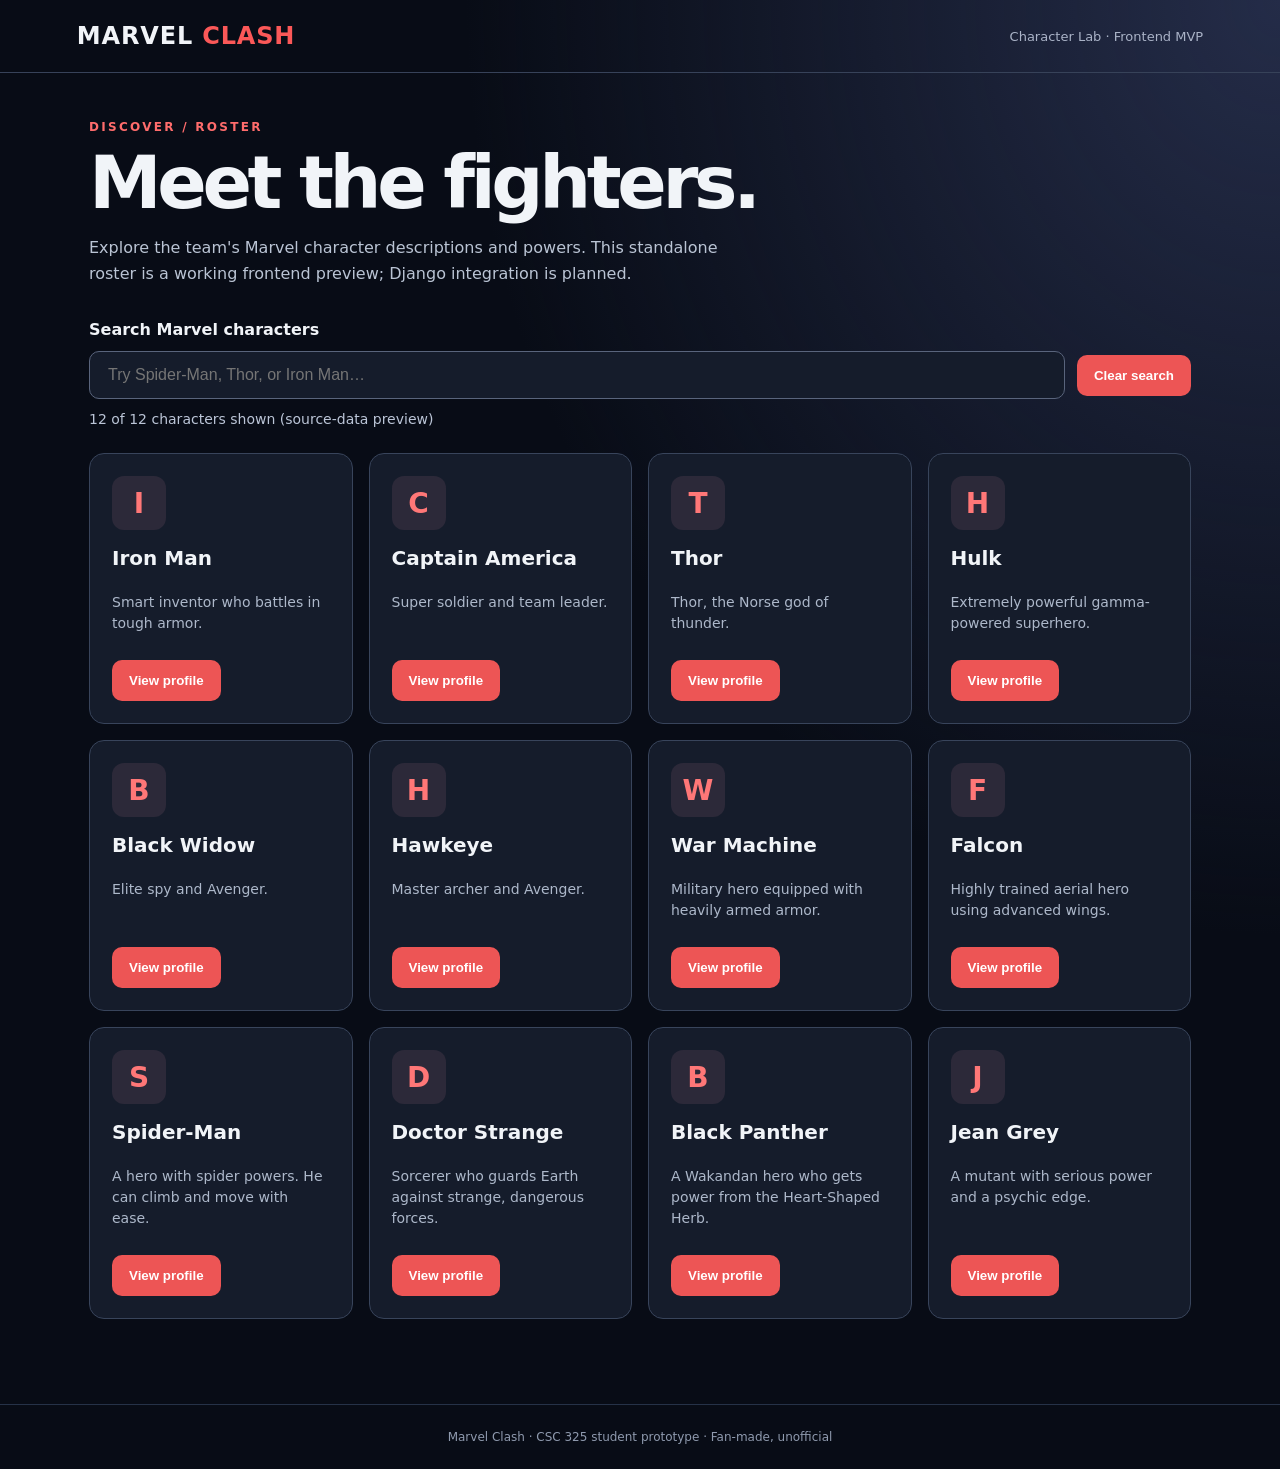
<file: frontend/roster/index.html>
<!doctype html>
<html lang="en">
<head>
<meta charset="utf-8">
<meta name="viewport" content="width=device-width,initial-scale=1">
<title>Marvel Clash | Character Roster</title>
<link rel="stylesheet" href="./style.css">
<script src="./roster.js" defer></script>
</head>
<body>
<header class="topbar"><a class="brand" href="./index.html">MARVEL <span>CLASH</span></a><span class="tag">Character Lab · Frontend MVP</span></header>
<main>
<section class="hero"><p class="eyebrow">DISCOVER / ROSTER</p><h1>Meet the fighters.</h1><p>Explore the team's Marvel character descriptions and powers. This standalone roster is a working frontend preview; Django integration is planned.</p></section>
<section aria-label="Character search" class="controls"><label for="search">Search Marvel characters</label><input id="search" type="search" placeholder="Try Spider-Man, Thor, or Iron Man…" autocomplete="off"><button id="clear" type="button">Clear search</button><p id="count" role="status" aria-live="polite"></p></section>
<section id="roster" class="cards" aria-label="Character results"></section>
<section id="empty" class="empty" hidden><h2>No characters found</h2><p>Try a different name or clear your search.</p></section>
</main>
<dialog id="profile"><div class="dialog-inner"><button type="button" id="close" class="close" aria-label="Close character profile">×</button><p class="eyebrow">CHARACTER PROFILE</p><h2 id="profile-name"></h2><p id="profile-description"></p><h3>Powers &amp; abilities</h3><p id="profile-powers"></p><p class="note">Descriptions are sourced from the team's character spreadsheet. No active AI or Django API is used on this page.</p></div></dialog>
<footer>Marvel Clash · CSC 325 student prototype · Fan-made, unofficial</footer>
</body>
</html>
</file>
<file: frontend/roster/style.css>
:root{font-family:Inter,system-ui,-apple-system,Segoe UI,sans-serif;color:#f1f4f8;background:#080c16;color-scheme:dark}*{box-sizing:border-box}body{margin:0;min-height:100vh;background:radial-gradient(ellipse at 100% 0%,#242c48,transparent 45%),#080c16}a{color:inherit;text-decoration:none}.topbar{display:flex;align-items:center;justify-content:space-between;padding:22px clamp(20px,6vw,90px);border-bottom:1px solid #374259}.brand{font-weight:900;font-size:24px;letter-spacing:.035em}.brand span{color:#fb5858}.tag{color:#aab3c7;font-size:13px}main{max-width:1150px;margin:auto;padding:35px 24px 85px}.hero{max-width:680px}.eyebrow{color:#ff6c6c;font-size:12px;font-weight:800;letter-spacing:.19em}.hero h1{font-size:clamp(38px,7vw,73px);line-height:1;letter-spacing:-.06em;margin:12px 0}.hero>p:last-child{color:#bac4d4;line-height:1.6}.controls{margin:34px 0 26px;display:flex;align-items:center;flex-wrap:wrap;gap:12px}.controls label{flex-basis:100%;font-weight:650}.controls input{flex:1;min-width:170px;padding:14px 18px;background:#151c2b;border:1px solid #59647c;border-radius:10px;color:#fff;font-size:16px}.controls button,.card button{border:0;background:#ed5555;color:#fff;border-radius:10px;cursor:pointer;font-weight:700;padding:13px 17px}.controls button:hover,.card button:hover{background:#ff7373}.controls input:focus-visible,button:focus-visible,a:focus-visible{outline:3px solid #9db8ff;outline-offset:3px}#count{flex-basis:100%;margin:0;color:#bbc5d7;font-size:14px}.cards{display:grid;grid-template-columns:repeat(auto-fit,minmax(235px,1fr));gap:16px}.card{border:1px solid #38445b;background:#151c2b;border-radius:15px;padding:22px;min-height:220px;display:flex;flex-direction:column;align-items:flex-start}.card .initial{font-size:28px;color:#ff7777;font-weight:900;background:#2c2939;width:54px;height:54px;border-radius:12px;display:grid;place-items:center}.card h2{font-size:20px;margin:16px 0 8px}.card p{color:#adb8ca;line-height:1.5;font-size:14px;flex:1}.card button{margin-top:12px}.empty{text-align:center;padding:50px;color:#b5c0d0}dialog{width:min(94vw,540px);padding:0;background:#111a2a;border:1px solid #57657a;border-radius:17px;color:#f5f7fc}dialog::backdrop{background:#000b}.dialog-inner{padding:29px;position:relative}.dialog-inner h2{font-size:32px;margin:9px 0}.dialog-inner p{line-height:1.65}.dialog-inner h3{margin-top:23px}.note{font-size:12px;color:#9aabc5}.close{position:absolute;right:14px;top:13px;background:transparent;border:0;color:white;font-size:30px;cursor:pointer}footer{text-align:center;color:#8f9aae;border-top:1px solid #263248;padding:25px;font-size:12px}@media(max-width:520px){.tag{display:none}.controls button{width:100%}}
</file>
